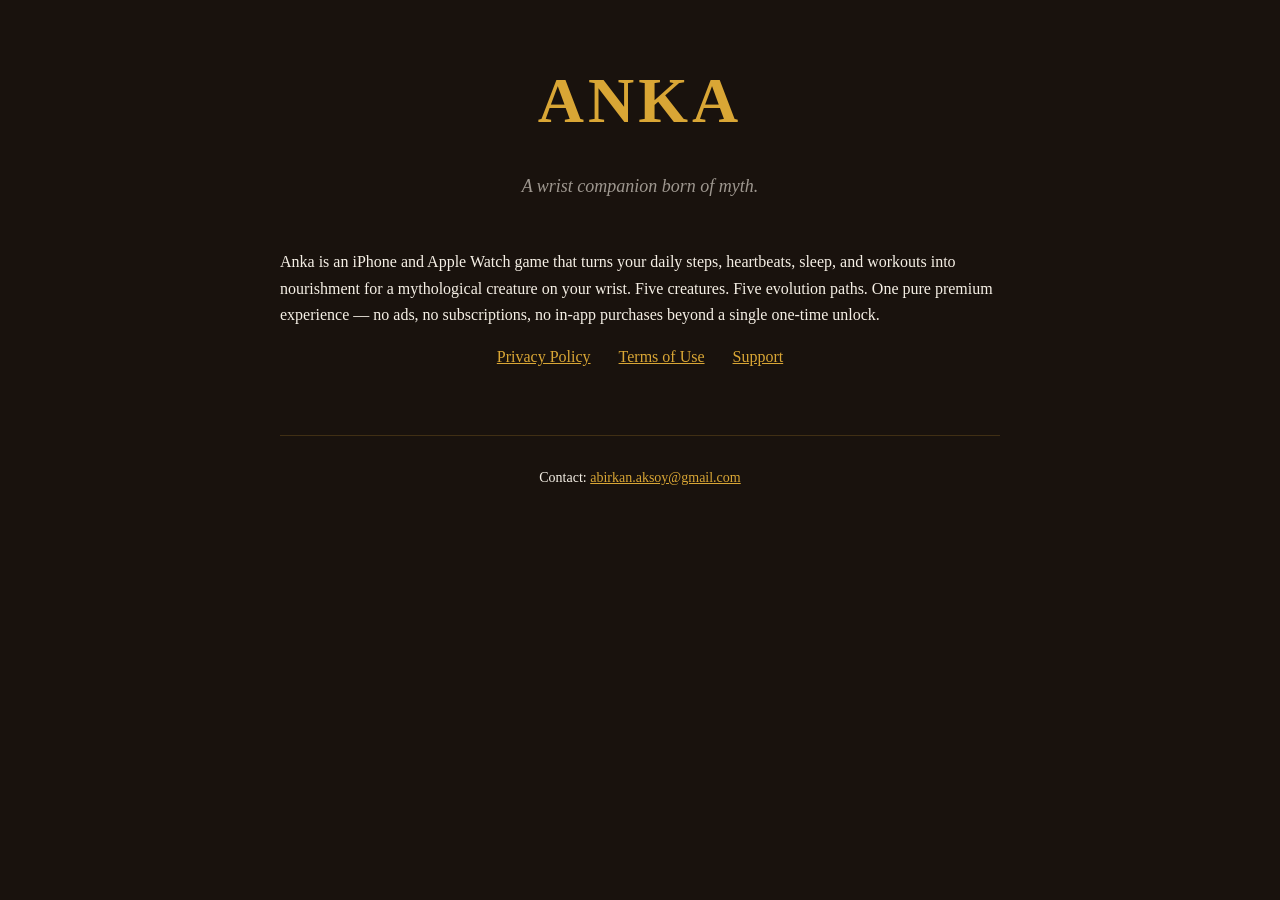
<file: index.html>
<!DOCTYPE html>
<html lang="en">
<head>
<meta charset="utf-8">
<meta name="viewport" content="width=device-width,initial-scale=1">
<title>Anka — A Wrist Companion</title>
<link rel="stylesheet" href="style.css">
</head>
<body>
<main>
<header>
<h1>ANKA</h1>
<p class="tagline">A wrist companion born of myth.</p>
</header>

<section>
<p>Anka is an iPhone and Apple Watch game that turns your daily steps,
heartbeats, sleep, and workouts into nourishment for a mythological creature
on your wrist. Five creatures. Five evolution paths. One pure premium
experience — no ads, no subscriptions, no in-app purchases beyond a single
one-time unlock.</p>
</section>

<nav>
<ul>
<li><a href="privacy.html">Privacy Policy</a></li>
<li><a href="terms.html">Terms of Use</a></li>
<li><a href="support.html">Support</a></li>
</ul>
</nav>

<footer>
<p>Contact: <a href="mailto:abirkan.aksoy@gmail.com">abirkan.aksoy@gmail.com</a></p>
</footer>
</main>
</body>
</html>
</file>
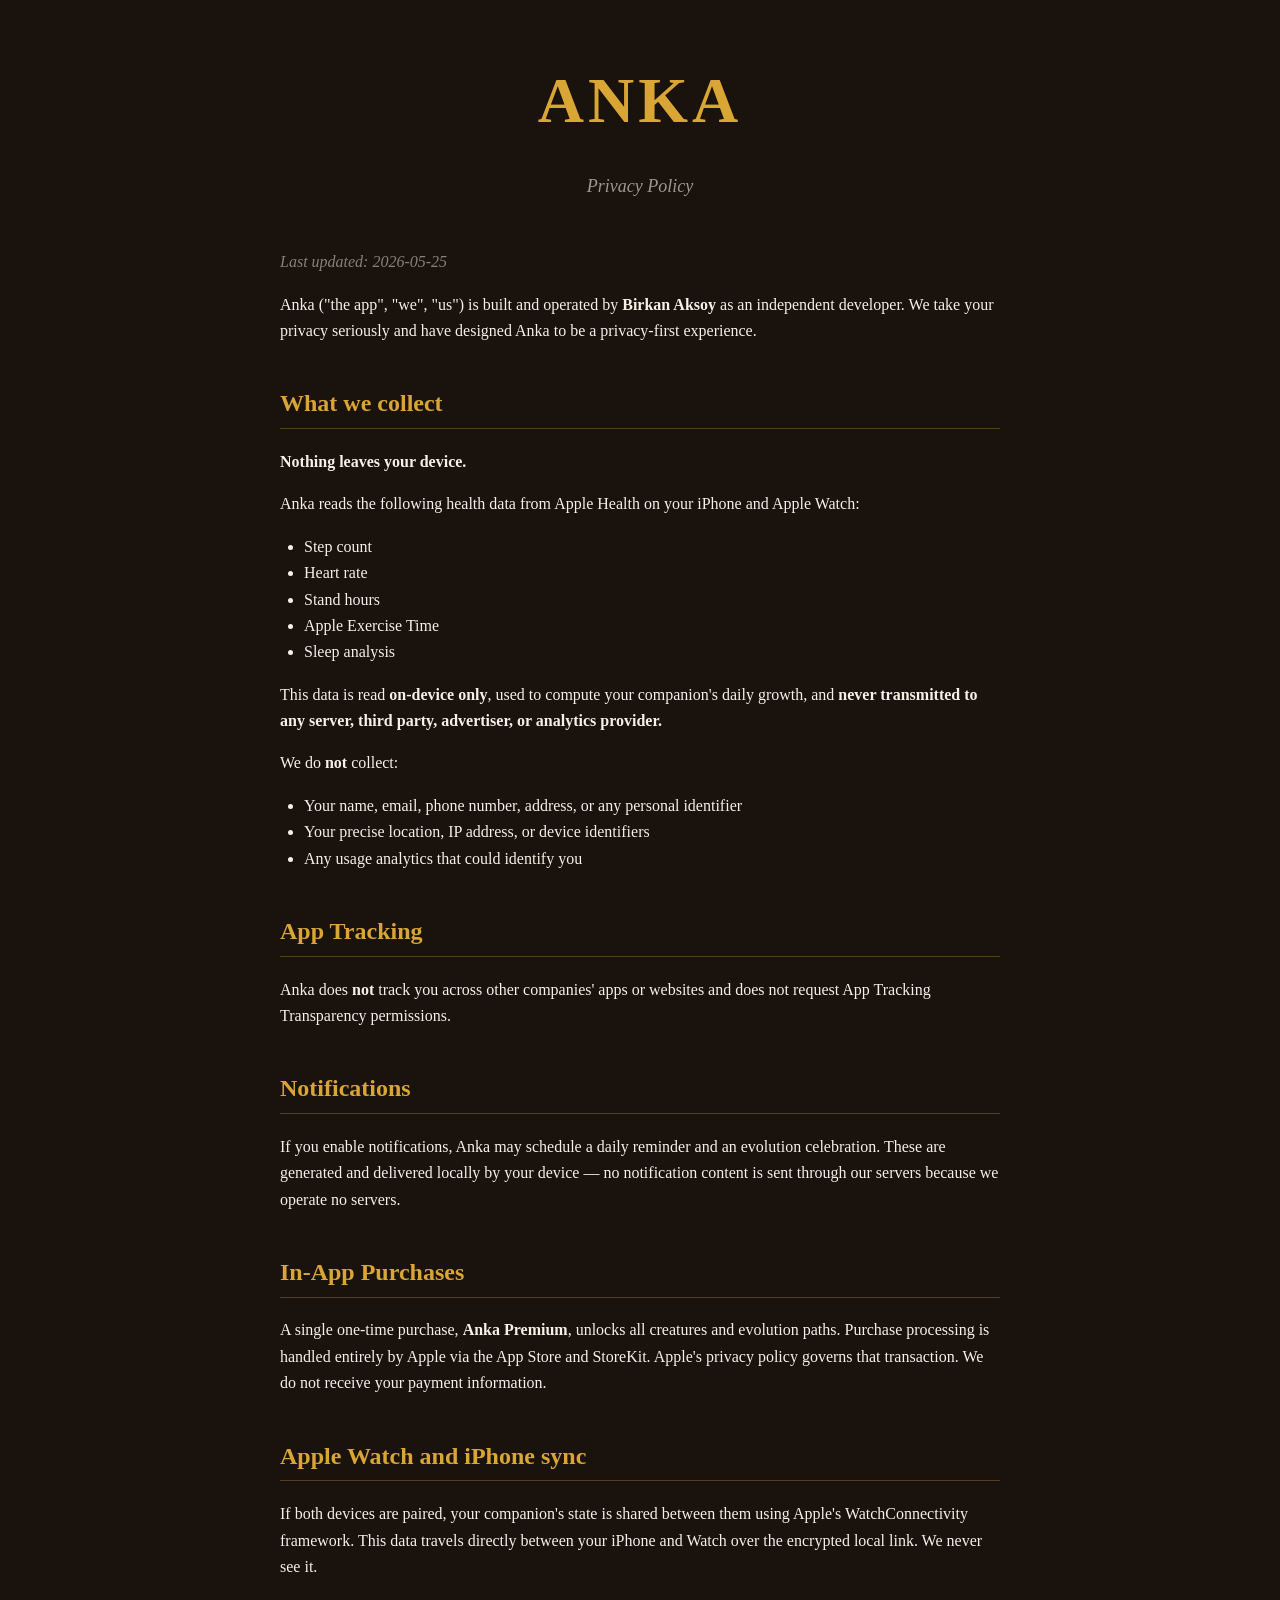
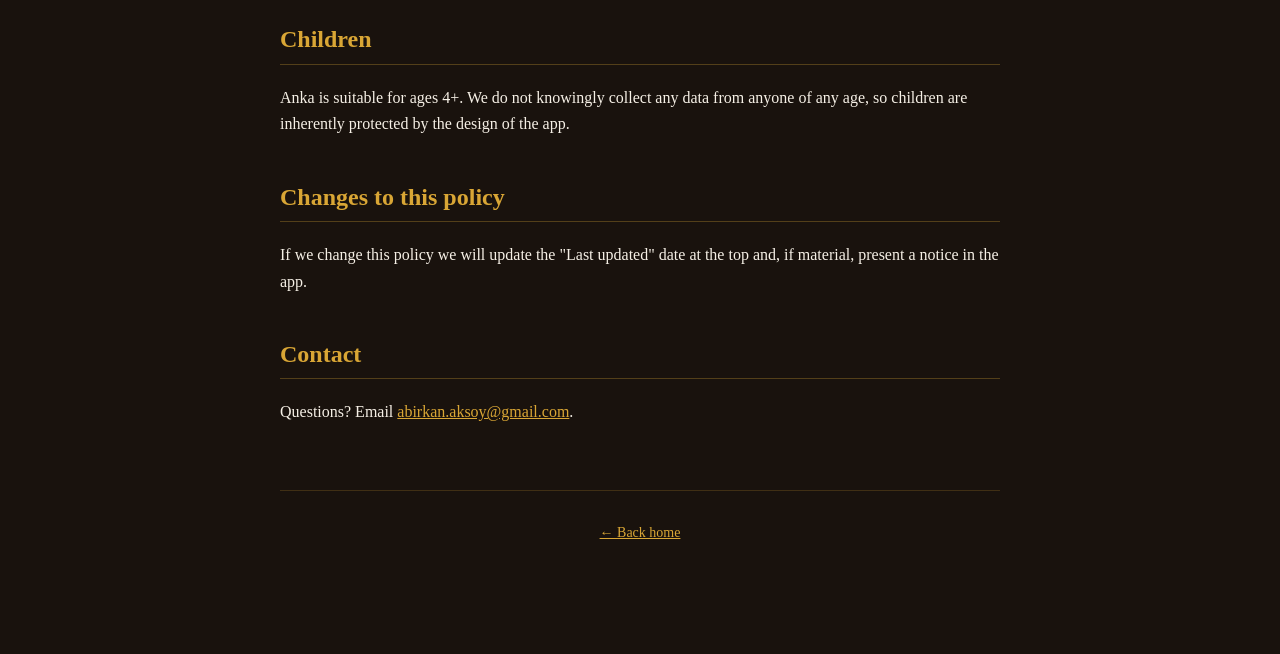
<file: privacy.html>
<!DOCTYPE html>
<html lang="en">
<head>
<meta charset="utf-8">
<meta name="viewport" content="width=device-width,initial-scale=1">
<title>Privacy Policy — Anka</title>
<link rel="stylesheet" href="style.css">
</head>
<body>
<main>
<header>
<h1><a href="index.html" style="text-decoration:none;color:inherit">ANKA</a></h1>
<p class="tagline">Privacy Policy</p>
</header>

<p><em>Last updated: 2026-05-25</em></p>

<p>Anka ("the app", "we", "us") is built and operated by <strong>Birkan Aksoy</strong>
as an independent developer. We take your privacy seriously and have designed
Anka to be a privacy-first experience.</p>

<h2>What we collect</h2>
<p><strong>Nothing leaves your device.</strong></p>
<p>Anka reads the following health data from Apple Health on your iPhone and
Apple Watch:</p>
<ul>
<li>Step count</li>
<li>Heart rate</li>
<li>Stand hours</li>
<li>Apple Exercise Time</li>
<li>Sleep analysis</li>
</ul>
<p>This data is read <strong>on-device only</strong>, used to compute your
companion's daily growth, and <strong>never transmitted to any server, third
party, advertiser, or analytics provider.</strong></p>

<p>We do <strong>not</strong> collect:</p>
<ul>
<li>Your name, email, phone number, address, or any personal identifier</li>
<li>Your precise location, IP address, or device identifiers</li>
<li>Any usage analytics that could identify you</li>
</ul>

<h2>App Tracking</h2>
<p>Anka does <strong>not</strong> track you across other companies' apps or
websites and does not request App Tracking Transparency permissions.</p>

<h2>Notifications</h2>
<p>If you enable notifications, Anka may schedule a daily reminder and an
evolution celebration. These are generated and delivered locally by your
device — no notification content is sent through our servers because we
operate no servers.</p>

<h2>In-App Purchases</h2>
<p>A single one-time purchase, <strong>Anka Premium</strong>, unlocks all
creatures and evolution paths. Purchase processing is handled entirely by
Apple via the App Store and StoreKit. Apple's privacy policy governs that
transaction. We do not receive your payment information.</p>

<h2>Apple Watch and iPhone sync</h2>
<p>If both devices are paired, your companion's state is shared between them
using Apple's WatchConnectivity framework. This data travels directly between
your iPhone and Watch over the encrypted local link. We never see it.</p>

<h2>Children</h2>
<p>Anka is suitable for ages 4+. We do not knowingly collect any data from
anyone of any age, so children are inherently protected by the design of
the app.</p>

<h2>Changes to this policy</h2>
<p>If we change this policy we will update the "Last updated" date at the top
and, if material, present a notice in the app.</p>

<h2>Contact</h2>
<p>Questions? Email <a href="mailto:abirkan.aksoy@gmail.com">abirkan.aksoy@gmail.com</a>.</p>

<footer>
<p><a href="index.html">← Back home</a></p>
</footer>
</main>
</body>
</html>
</file>
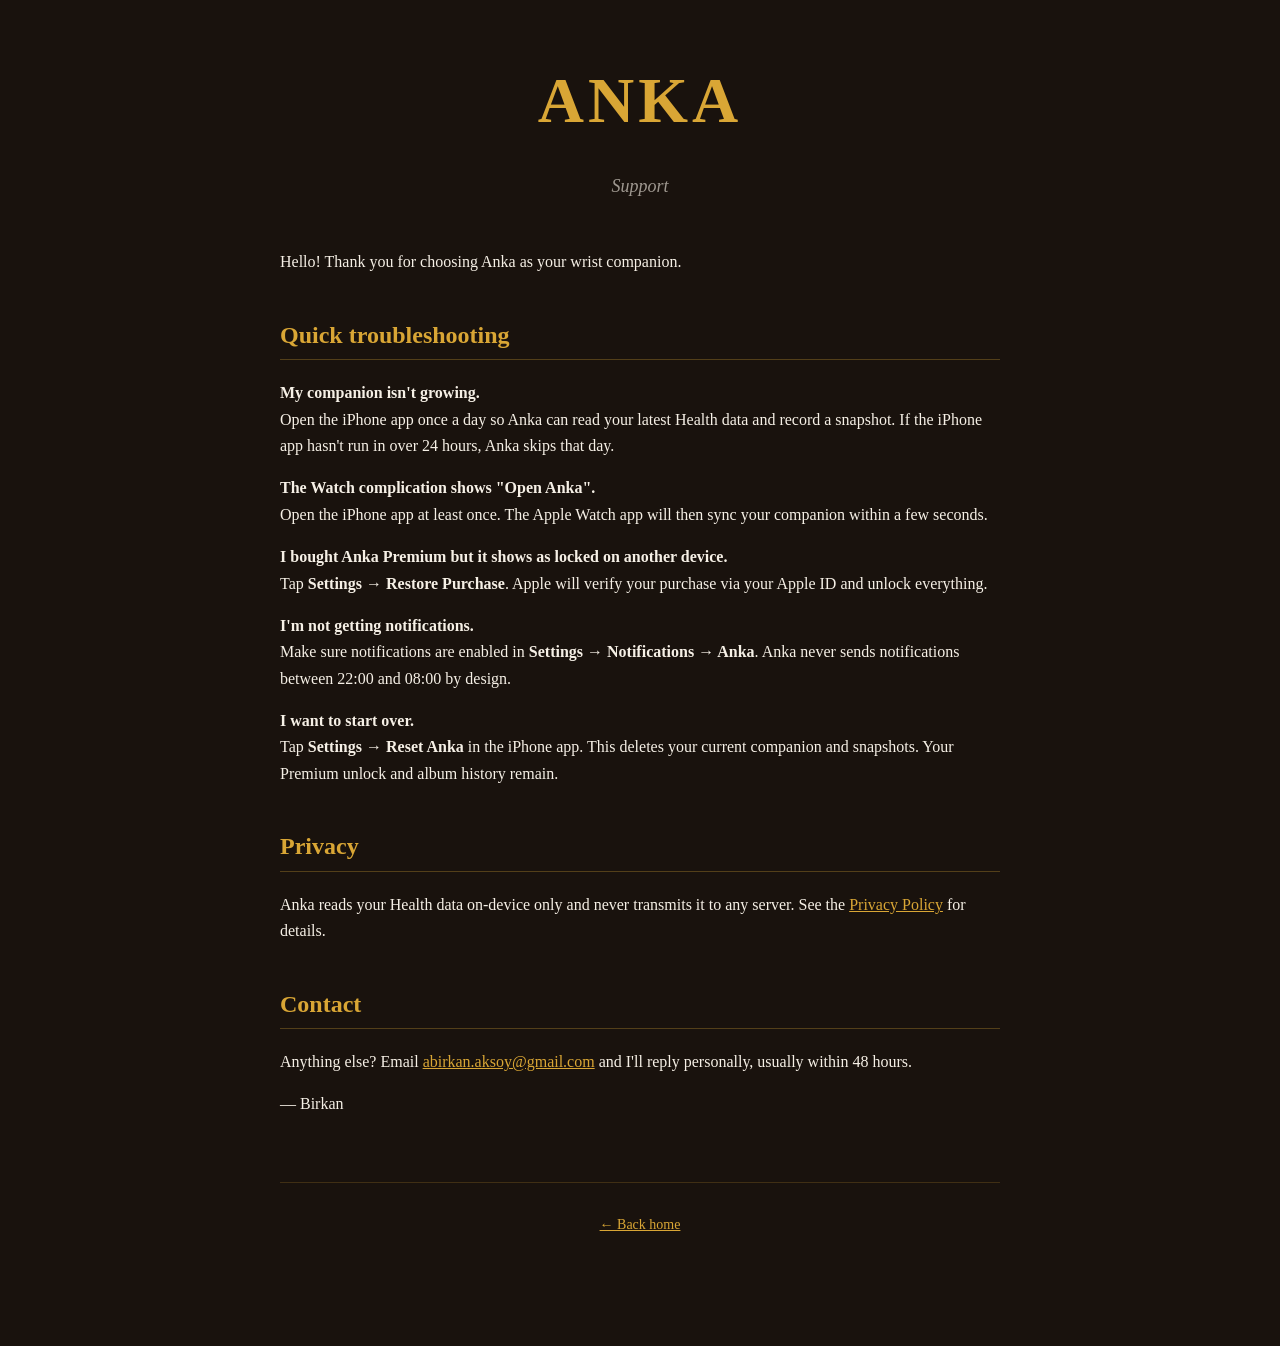
<file: support.html>
<!DOCTYPE html>
<html lang="en">
<head>
<meta charset="utf-8">
<meta name="viewport" content="width=device-width,initial-scale=1">
<title>Support — Anka</title>
<link rel="stylesheet" href="style.css">
</head>
<body>
<main>
<header>
<h1><a href="index.html" style="text-decoration:none;color:inherit">ANKA</a></h1>
<p class="tagline">Support</p>
</header>

<p>Hello! Thank you for choosing Anka as your wrist companion.</p>

<h2>Quick troubleshooting</h2>

<p><strong>My companion isn't growing.</strong><br>
Open the iPhone app once a day so Anka can read your latest Health data and
record a snapshot. If the iPhone app hasn't run in over 24 hours, Anka skips
that day.</p>

<p><strong>The Watch complication shows "Open Anka".</strong><br>
Open the iPhone app at least once. The Apple Watch app will then sync your
companion within a few seconds.</p>

<p><strong>I bought Anka Premium but it shows as locked on another device.</strong><br>
Tap <strong>Settings → Restore Purchase</strong>. Apple will verify your
purchase via your Apple ID and unlock everything.</p>

<p><strong>I'm not getting notifications.</strong><br>
Make sure notifications are enabled in <strong>Settings → Notifications → Anka</strong>.
Anka never sends notifications between 22:00 and 08:00 by design.</p>

<p><strong>I want to start over.</strong><br>
Tap <strong>Settings → Reset Anka</strong> in the iPhone app. This deletes
your current companion and snapshots. Your Premium unlock and album history
remain.</p>

<h2>Privacy</h2>
<p>Anka reads your Health data on-device only and never transmits it to any
server. See the <a href="privacy.html">Privacy Policy</a> for details.</p>

<h2>Contact</h2>
<p>Anything else? Email <a href="mailto:abirkan.aksoy@gmail.com">abirkan.aksoy@gmail.com</a>
and I'll reply personally, usually within 48 hours.</p>

<p>— Birkan</p>

<footer>
<p><a href="index.html">← Back home</a></p>
</footer>
</main>
</body>
</html>
</file>
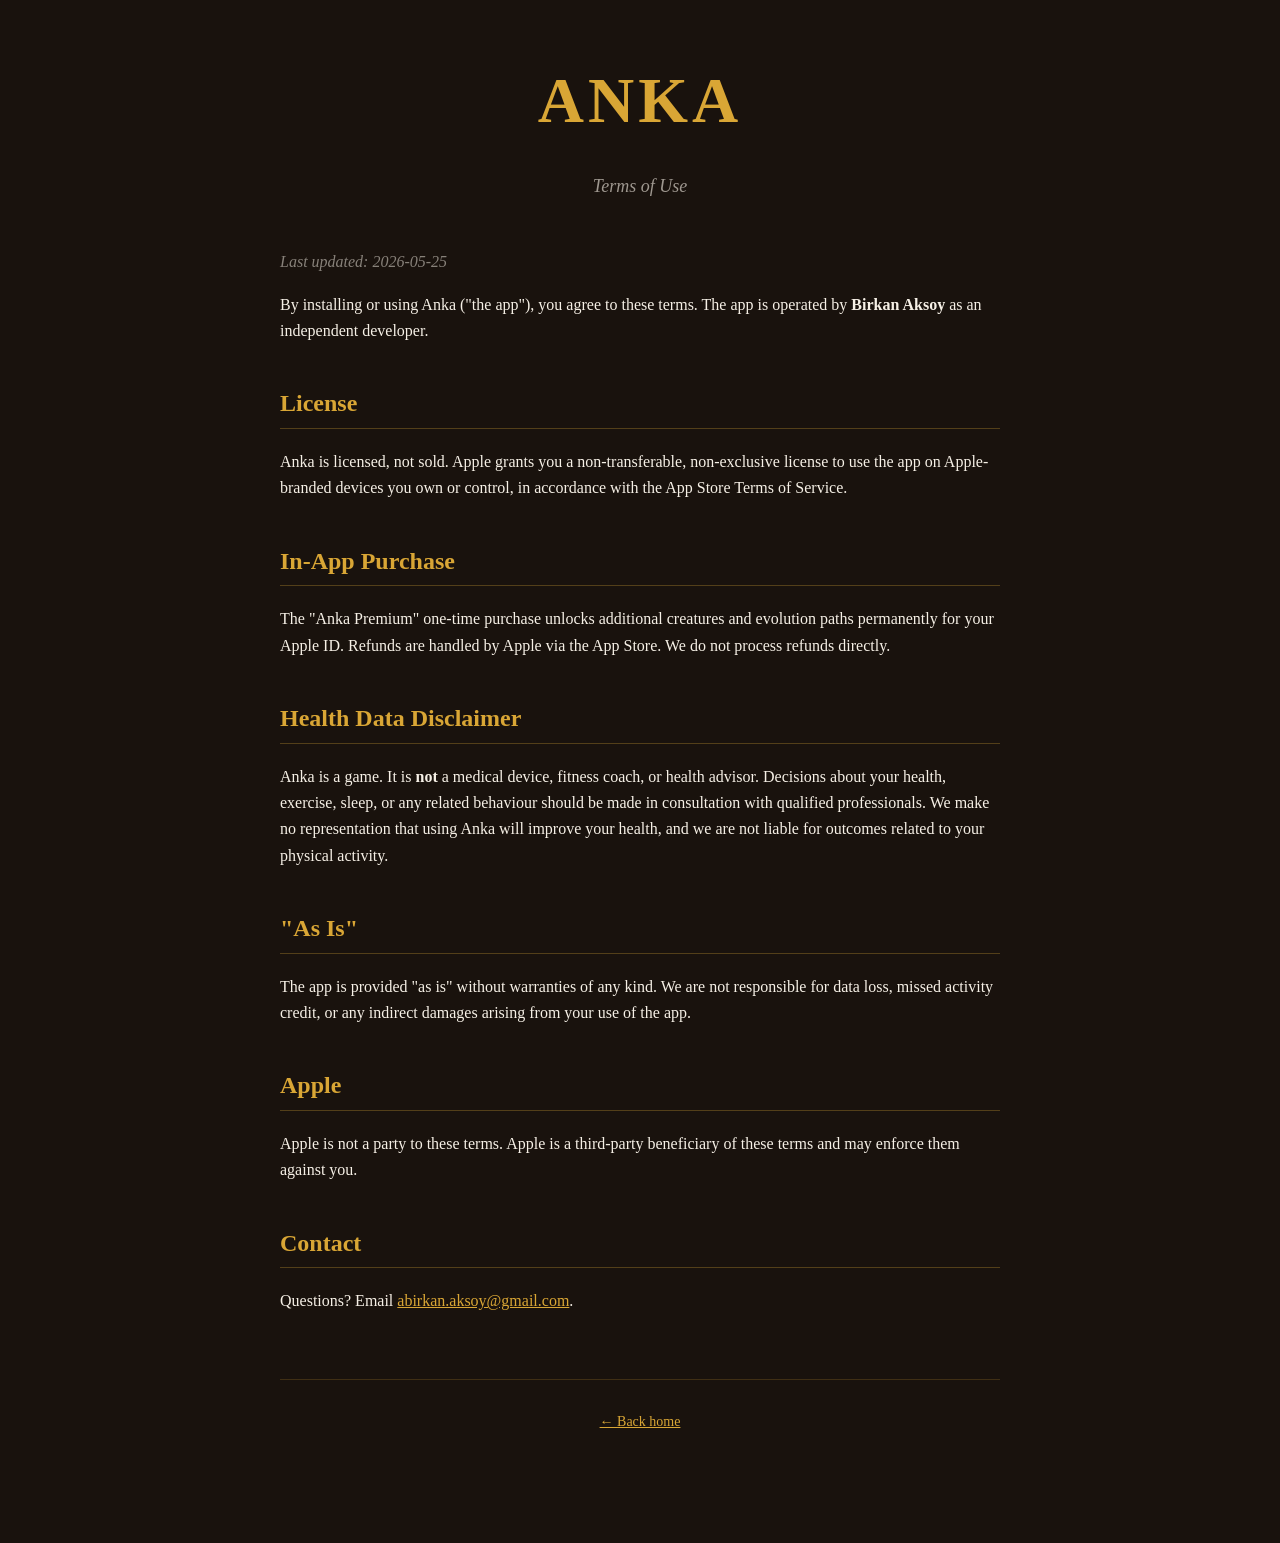
<file: terms.html>
<!DOCTYPE html>
<html lang="en">
<head>
<meta charset="utf-8">
<meta name="viewport" content="width=device-width,initial-scale=1">
<title>Terms of Use — Anka</title>
<link rel="stylesheet" href="style.css">
</head>
<body>
<main>
<header>
<h1><a href="index.html" style="text-decoration:none;color:inherit">ANKA</a></h1>
<p class="tagline">Terms of Use</p>
</header>

<p><em>Last updated: 2026-05-25</em></p>

<p>By installing or using Anka ("the app"), you agree to these terms. The app
is operated by <strong>Birkan Aksoy</strong> as an independent developer.</p>

<h2>License</h2>
<p>Anka is licensed, not sold. Apple grants you a non-transferable,
non-exclusive license to use the app on Apple-branded devices you own or
control, in accordance with the App Store Terms of Service.</p>

<h2>In-App Purchase</h2>
<p>The "Anka Premium" one-time purchase unlocks additional creatures and
evolution paths permanently for your Apple ID. Refunds are handled by Apple
via the App Store. We do not process refunds directly.</p>

<h2>Health Data Disclaimer</h2>
<p>Anka is a game. It is <strong>not</strong> a medical device, fitness coach,
or health advisor. Decisions about your health, exercise, sleep, or any
related behaviour should be made in consultation with qualified
professionals. We make no representation that using Anka will improve your
health, and we are not liable for outcomes related to your physical activity.</p>

<h2>"As Is"</h2>
<p>The app is provided "as is" without warranties of any kind. We are not
responsible for data loss, missed activity credit, or any indirect damages
arising from your use of the app.</p>

<h2>Apple</h2>
<p>Apple is not a party to these terms. Apple is a third-party beneficiary of
these terms and may enforce them against you.</p>

<h2>Contact</h2>
<p>Questions? Email <a href="mailto:abirkan.aksoy@gmail.com">abirkan.aksoy@gmail.com</a>.</p>

<footer>
<p><a href="index.html">← Back home</a></p>
</footer>
</main>
</body>
</html>
</file>
<file: style.css>
:root {
    --gold: #d9a635;
    --night: #19120d;
    --paper: #f6f0e6;
    --ink: #2a1f15;
}
html { background: var(--night); color: var(--paper); }
body {
    font-family: Georgia, 'Times New Roman', serif;
    margin: 0;
    line-height: 1.65;
}
main {
    max-width: 720px;
    margin: 0 auto;
    padding: 48px 24px 96px;
}
header { text-align: center; margin-bottom: 48px; }
h1 {
    font-size: 64px;
    letter-spacing: 4px;
    color: var(--gold);
    margin: 0;
}
h2 {
    color: var(--gold);
    border-bottom: 1px solid rgba(217,166,53,0.3);
    padding-bottom: 4px;
    margin-top: 40px;
}
.tagline {
    color: rgba(246,240,230,0.6);
    font-style: italic;
    font-size: 18px;
}
a { color: var(--gold); }
nav ul {
    list-style: none;
    padding: 0;
    text-align: center;
}
nav li { display: inline-block; margin: 0 12px; }
hr {
    border: none;
    border-top: 1px solid rgba(217,166,53,0.2);
    margin: 32px 0;
}
ul, ol { padding-left: 24px; }
code {
    background: rgba(217,166,53,0.1);
    padding: 1px 6px;
    border-radius: 4px;
}
em { color: rgba(246,240,230,0.5); }
footer {
    margin-top: 64px;
    padding-top: 16px;
    border-top: 1px solid rgba(217,166,53,0.2);
    text-align: center;
    font-size: 14px;
}
</file>
